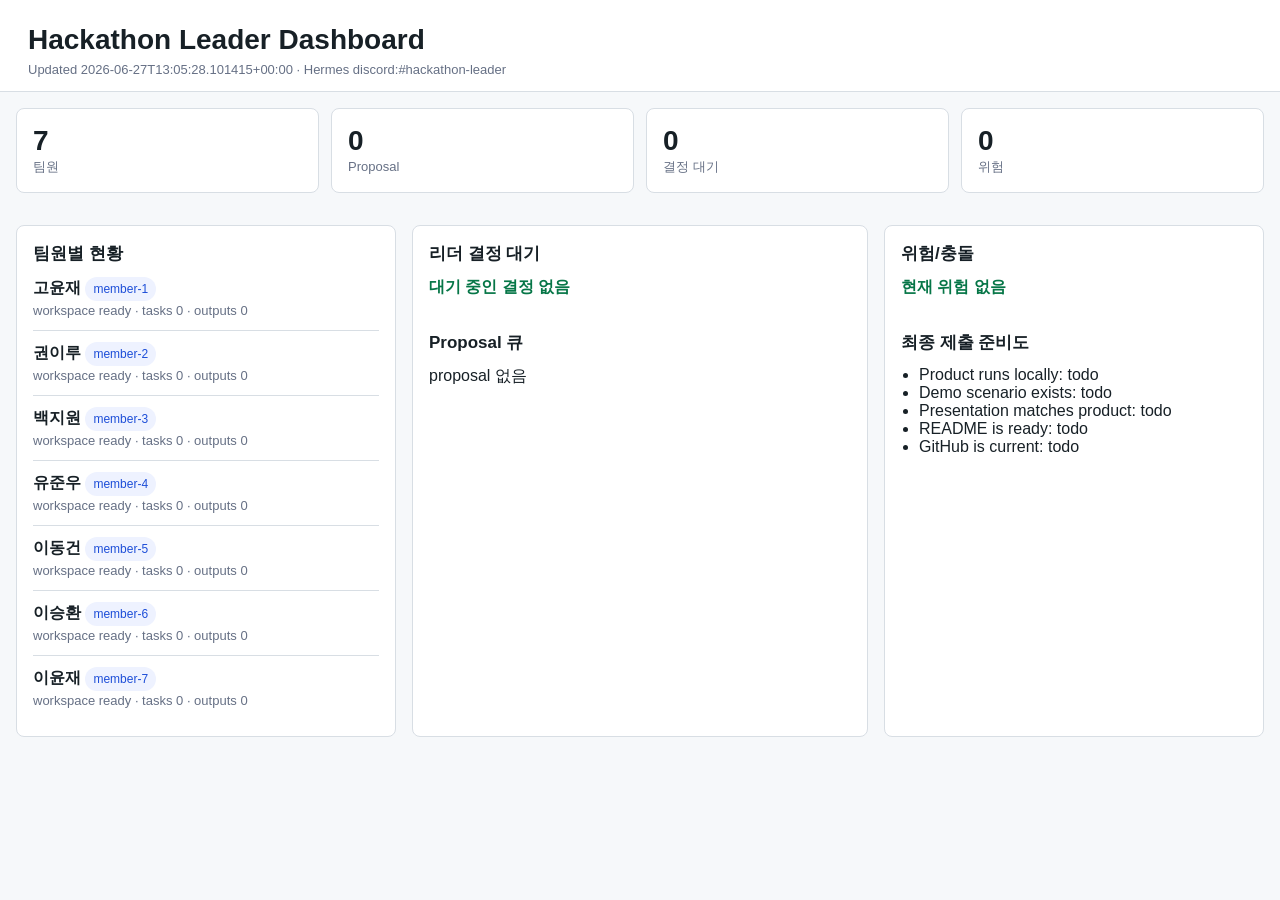
<file: dashboard/index.html>
<!doctype html>
<html lang="ko">
<head>
  <meta charset="utf-8">
  <meta name="viewport" content="width=device-width, initial-scale=1">
  <title>Hackathon Leader Dashboard</title>
  <style>
    :root { color-scheme: light; --ink:#172026; --muted:#667085; --line:#d8dee4; --bg:#f6f8fa; --card:#ffffff; --accent:#2563eb; --warn:#b45309; --bad:#b42318; --ok:#067647; }
    * { box-sizing: border-box; }
    body { margin:0; font-family:-apple-system,BlinkMacSystemFont,"Segoe UI",sans-serif; color:var(--ink); background:var(--bg); }
    header { padding:24px 28px 14px; background:#fff; border-bottom:1px solid var(--line); }
    h1 { margin:0 0 6px; font-size:28px; letter-spacing:0; }
    h2 { margin:0 0 12px; font-size:17px; }
    main { display:grid; grid-template-columns: 1fr 1.2fr 1fr; gap:16px; padding:16px; }
    section, .metric { background:var(--card); border:1px solid var(--line); border-radius:8px; padding:16px; }
    .metrics { display:grid; grid-template-columns:repeat(4,minmax(0,1fr)); gap:12px; padding:16px; }
    .metric strong { display:block; font-size:28px; }
    .muted { color:var(--muted); font-size:13px; }
    .item { border-top:1px solid var(--line); padding:11px 0; }
    .item:first-child { border-top:0; padding-top:0; }
    .badge { display:inline-flex; align-items:center; min-height:24px; padding:2px 8px; border-radius:999px; font-size:12px; background:#eef2ff; color:#1d4ed8; }
    .urgent { color:var(--bad); font-weight:700; }
    .warning { color:var(--warn); font-weight:700; }
    .ok { color:var(--ok); font-weight:700; }
    ul { margin:0; padding-left:18px; }
    @media (max-width: 980px) { main, .metrics { grid-template-columns:1fr; } }
  </style>
</head>
<body>
  <header>
    <h1>Hackathon Leader Dashboard</h1>
    <div class="muted" id="generated">Loading dashboard data...</div>
  </header>
  <div class="metrics" id="metrics"></div>
  <main>
    <section><h2>팀원별 현황</h2><div id="members"></div></section>
    <section><h2>리더 결정 대기</h2><div id="decisions"></div><h2 style="margin-top:22px">Proposal 큐</h2><div id="proposals"></div></section>
    <section><h2>위험/충돌</h2><div id="risks"></div><h2 style="margin-top:22px">최종 제출 준비도</h2><div id="submission"></div></section>
  </main>
  <script>
    const esc = (value) => String(value ?? "").replace(/[&<>"']/g, (ch) => ({'&':'&amp;','<':'&lt;','>':'&gt;','"':'&quot;',"'":'&#39;'}[ch]));
    const item = (body) => `<div class="item">${body}</div>`;
    fetch("./dashboard-data.json", {cache:"no-store"})
      .then((response) => response.json())
      .then((data) => {
        document.getElementById("generated").textContent = `Updated ${data.generated_at} · Hermes ${data.leader.hermes_target}`;
        document.getElementById("metrics").innerHTML = [
          ["팀원", data.summary.members],
          ["Proposal", data.summary.proposals],
          ["결정 대기", data.summary.pending_decisions],
          ["위험", data.summary.risks],
        ].map(([label,value]) => `<div class="metric"><strong>${esc(value)}</strong><span class="muted">${esc(label)}</span></div>`).join("");
        document.getElementById("members").innerHTML = data.members.map((m) => item(`<strong>${esc(m.name)}</strong> <span class="badge">${esc(m.id)}</span><br><span class="muted">workspace ${esc(m.workspace)} · tasks ${esc(m.request_count)} · outputs ${esc(m.output_count)}</span>`)).join("") || item("팀원 상태 없음");
        document.getElementById("decisions").innerHTML = data.pending_decisions.map((p) => item(`<strong>${esc(p.name)}</strong><br><span class="${esc(p.risk)}">${esc(p.risk)}</span> · ${esc(p.status)}<br><span class="muted">결정하면 대기함에서 사라지고 decision log로 이동</span>`)).join("") || item(`<span class="ok">대기 중인 결정 없음</span>`);
        document.getElementById("proposals").innerHTML = data.proposals.map((p) => item(`<strong>${esc(p.name)}</strong><br><span class="muted">${esc(p.status)} · accepted ${esc(p.accepted)} · ${esc(p.decision_status)}</span>`)).join("") || item("proposal 없음");
        document.getElementById("risks").innerHTML = data.risks.map((p) => item(`<strong>${esc(p.name)}</strong><br><span class="${esc(p.risk)}">${esc(p.risk)}</span>`)).join("") || item(`<span class="ok">현재 위험 없음</span>`);
        document.getElementById("submission").innerHTML = `<ul>${data.summary.submission_checks.map((c) => `<li>${esc(c.label)}: ${esc(c.status)}</li>`).join("")}</ul>`;
      })
      .catch((error) => { document.getElementById("generated").textContent = `Dashboard data failed to load: ${error}`; });
  </script>
</body>
</html>
</file>
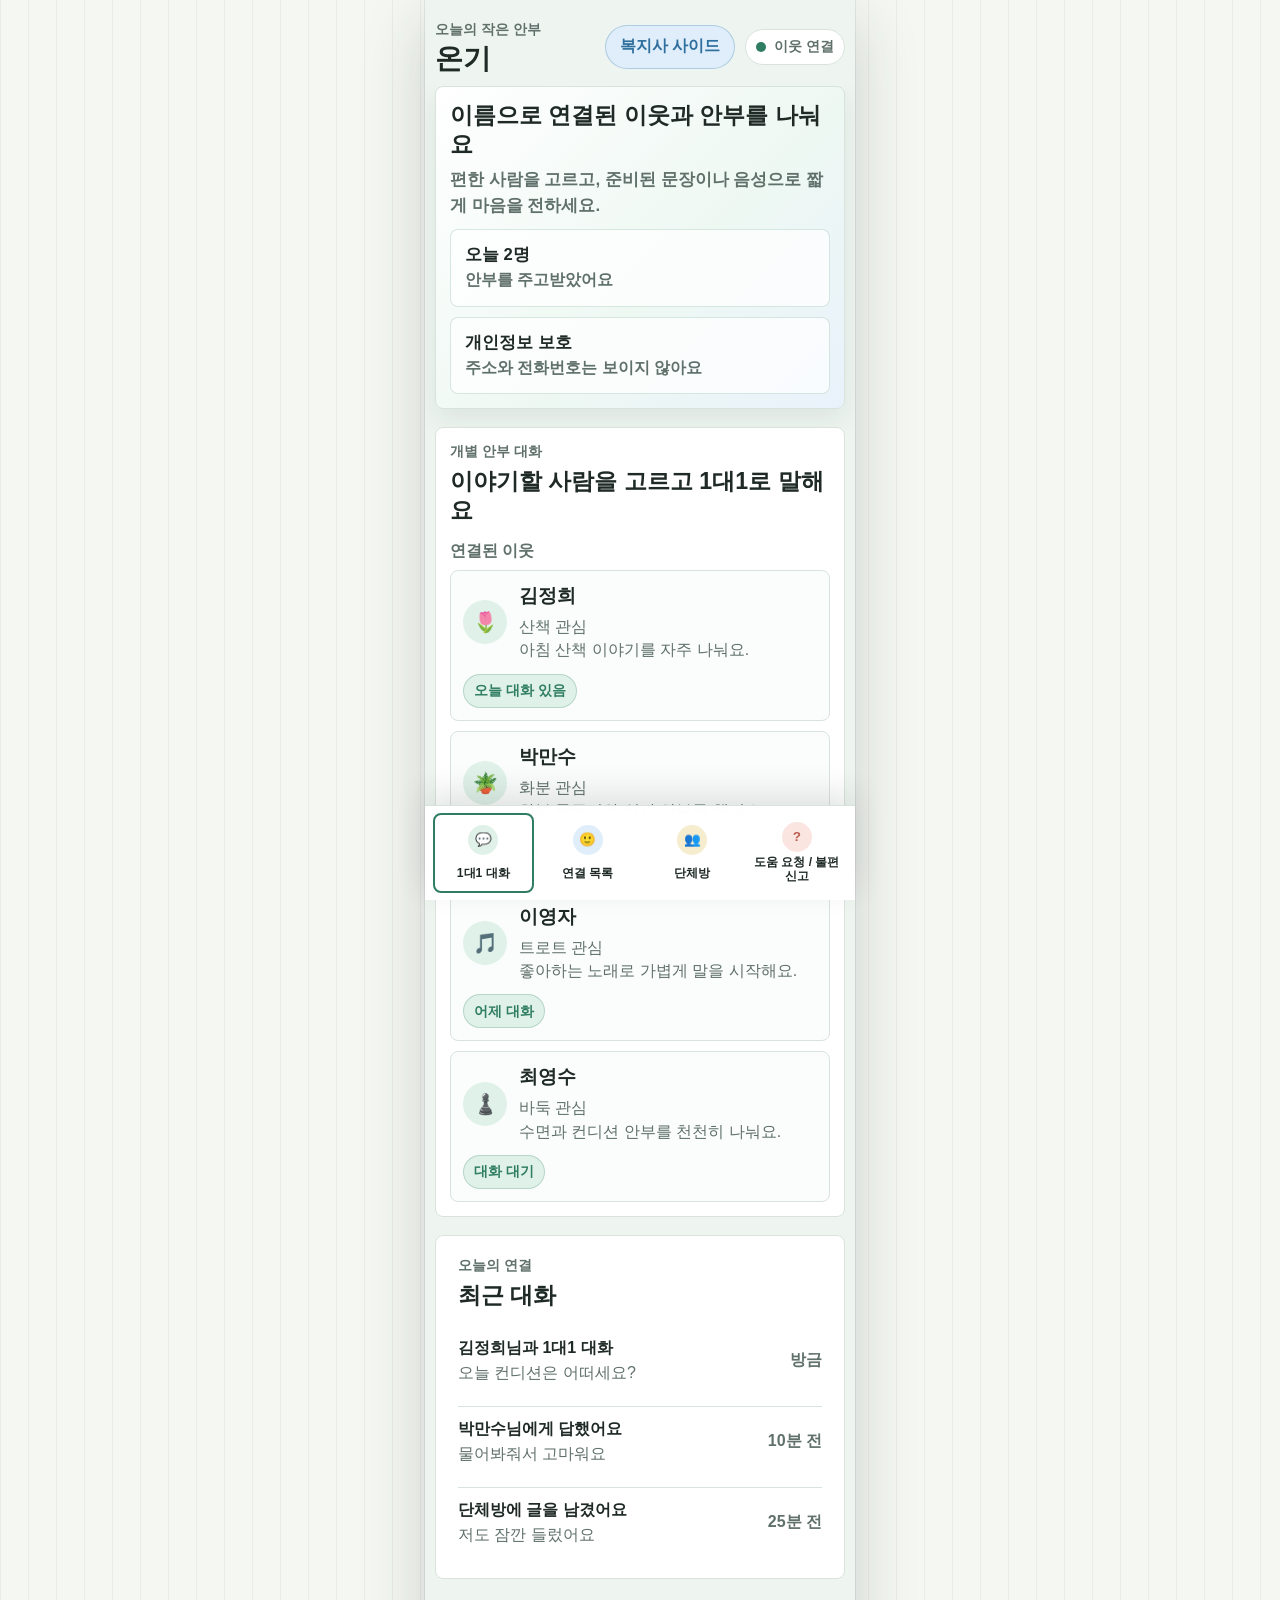
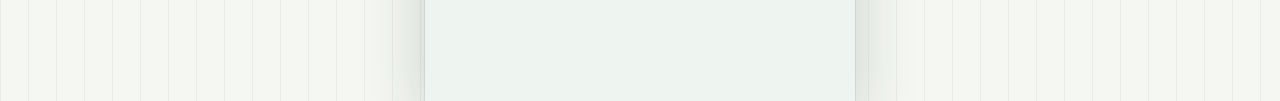
<file: team-work/member-6/src/peer-checkin-platform/index.html>
<!doctype html>
<html lang="ko">
  <head>
    <meta charset="utf-8" />
    <meta name="viewport" content="width=device-width, initial-scale=1, viewport-fit=cover" />
    <title>온기</title>
    <link rel="stylesheet" href="./styles.css" />
  </head>
  <body>
    <div class="app-shell">
      <header class="topbar">
        <div>
          <p class="eyebrow">오늘의 작은 안부</p>
          <h1>온기</h1>
        </div>
        <div class="topbar-actions">
          <a class="side-link" href="./worker-side/index.html">복지사 사이드</a>
          <div class="status-pill" aria-label="현재 연결 상태">
            <span class="status-dot"></span>
            이웃 연결
          </div>
        </div>
      </header>

      <main>
        <section class="home-band" aria-labelledby="today-title">
          <div>
            <h2 id="today-title">이름으로 연결된 이웃과 안부를 나눠요</h2>
            <p>편한 사람을 고르고, 준비된 문장이나 음성으로 짧게 마음을 전하세요.</p>
          </div>
          <div class="home-status-list" aria-label="오늘의 안부 상태">
            <div>
              <strong>오늘 2명</strong>
              <span>안부를 주고받았어요</span>
            </div>
            <div>
              <strong>개인정보 보호</strong>
              <span>주소와 전화번호는 보이지 않아요</span>
            </div>
          </div>
        </section>

        <nav class="action-grid" aria-label="첫 화면 주요 행동">
          <button class="action-button action-direct is-active" type="button" data-view="direct">
            <span class="action-icon" aria-hidden="true">💬</span>
            <span>1대1 대화</span>
          </button>
          <button class="action-button action-network" type="button" data-view="network">
            <span class="action-icon" aria-hidden="true">🙂</span>
            <span>연결 목록</span>
          </button>
          <button class="action-button action-group" type="button" data-view="group">
            <span class="action-icon" aria-hidden="true">👥</span>
            <span>단체방</span>
          </button>
          <button class="action-button action-help" type="button" data-view="help">
            <span class="action-icon" aria-hidden="true">?</span>
            <span>도움 요청 / 불편 신고</span>
          </button>
        </nav>

        <section class="workspace" aria-live="polite">
          <div class="panel view-panel is-visible" id="view-direct">
            <div class="panel-heading">
              <p class="eyebrow">개별 안부 대화</p>
              <h2>이야기할 사람을 고르고 1대1로 말해요</h2>
            </div>
            <div class="private-flow">
              <div class="direct-list-screen" id="direct-list-screen">
                <div class="section-label">연결된 이웃</div>
                <div class="contact-list" id="contact-list"></div>
              </div>

              <div class="direct-chat-screen is-hidden" id="direct-chat-screen">
                <button class="back-button" id="private-chat-back" type="button">목록으로</button>
                <div class="private-chat" aria-labelledby="private-chat-title">
                  <div class="private-chat-header">
                    <span class="avatar avatar-large" id="private-chat-avatar" aria-hidden="true">🌷</span>
                    <div>
                      <p class="eyebrow">선택한 상대</p>
                      <h3 id="private-chat-title">김정희</h3>
                      <p id="private-chat-meta">1대1 안부 대화</p>
                    </div>
                    <span class="id-badge" id="private-chat-status">오늘 대화 있음</span>
                  </div>
                  <div class="privacy-note" id="private-privacy-note">
                    실명, 정확한 주소, 전화번호는 서로 보이지 않아요.
                  </div>
                  <div class="chat-window" id="private-chat-window" role="log" aria-live="polite"></div>
                  <div class="ai-reply-panel" aria-labelledby="ai-reply-title">
                    <div class="ai-reply-header">
                      <h4 id="ai-reply-title">답변 도움</h4>
                    </div>
                    <div class="ai-reply-list" id="ai-reply-list" aria-label="답변 후보"></div>
                  </div>
                  <div class="chat-quick-actions" id="private-quick-actions" aria-label="1대1 대화 빠른 말"></div>
                  <label class="chat-input-label" for="private-chat-input">직접 짧게 말하기</label>
                  <div class="chat-compose">
                    <input id="private-chat-input" type="text" maxlength="40" placeholder="예: 오늘 컨디션은 어떠세요?" />
                    <button class="voice-button" id="voice-button" type="button" aria-pressed="false">음성 입력</button>
                    <button class="chat-send" id="private-chat-send" type="button">보내기</button>
                  </div>
                  <p class="voice-status" id="voice-status" role="status">마이크를 누르면 말한 내용이 입력칸에 들어와요.</p>
                  <div class="mic-settings" aria-labelledby="mic-settings-title">
                    <div class="mic-settings-header">
                      <div>
                        <p class="eyebrow">마이크 권한 / 기기 연결</p>
                        <h4 id="mic-settings-title">말하기 전에 마이크를 확인해요</h4>
                      </div>
                      <button class="mic-check" id="mic-check" type="button">마이크 연결 확인</button>
                    </div>
                    <label class="mic-select-label" for="mic-select">사용할 마이크</label>
                    <select id="mic-select" disabled>
                      <option value="">연결 확인 후 선택할 수 있어요</option>
                    </select>
                    <p class="mic-device-status" id="mic-device-status" role="status">마이크 권한을 아직 확인하지 않았어요.</p>
                  </div>
                </div>
              </div>
            </div>
          </div>

          <div class="panel view-panel" id="view-network">
            <div class="panel-heading">
              <p class="eyebrow">우리 연결 목록</p>
              <h2>이름과 관심사만 간단히 보여요</h2>
            </div>
            <div class="network-list" id="network-list"></div>
            <div class="safety-line">이름, 정확한 주소, 전화번호, 자세한 건강 정보는 공개하지 않아요.</div>
          </div>

          <div class="panel view-panel" id="view-group">
            <div class="panel-heading">
              <p class="eyebrow">단체 대화방</p>
              <h2>모임 전체에는 이름만 보이는 대화방</h2>
            </div>
            <div class="group-chat" aria-labelledby="group-chat-title">
              <div class="panel-heading chat-heading">
                <div>
                  <p class="eyebrow">이웃 모임</p>
                  <h3 id="group-chat-title">우리 모임 단체방</h3>
                </div>
                <span class="id-badge">이름만 표시</span>
              </div>
              <div class="chat-window" id="group-chat-window" role="log" aria-live="polite"></div>
              <div class="ai-reply-panel" aria-labelledby="group-reply-title">
                <div class="ai-reply-header">
                  <h4 id="group-reply-title">답변 도움</h4>
                </div>
                <div class="ai-reply-list" id="group-reply-list" aria-label="단체방 답변 후보"></div>
              </div>
              <div class="chat-quick-actions" id="group-quick-actions" aria-label="단체 대화 빠른 말"></div>
              <label class="chat-input-label" for="group-chat-input">단체방에 짧게 말하기</label>
              <div class="group-compose">
                <input id="group-chat-input" type="text" maxlength="40" placeholder="예: 모두 좋은 하루 보내세요" />
                <button class="voice-button" id="group-voice-button" type="button" aria-pressed="false">음성 입력</button>
                <button class="chat-send" id="group-chat-send" type="button">보내기</button>
              </div>
              <p class="voice-status" id="group-voice-status" role="status">마이크를 누르면 말한 내용이 단체방 입력칸에 들어와요.</p>
            </div>
            <div class="safety-line">단체방에서도 실명과 자세한 신상은 공개하지 않아요.</div>
          </div>

          <div class="panel view-panel" id="view-help">
            <div class="panel-heading">
              <p class="eyebrow">도움 요청 / 불편 신고</p>
              <h2>불편하면 바로 멈출 수 있어요</h2>
            </div>
            <div class="choice-list" id="help-list"></div>
            <div class="result-box" id="help-result">필요한 항목을 하나 골라주세요.</div>
          </div>
        </section>

        <section class="activity-band" aria-labelledby="activity-title">
          <div class="panel-heading">
            <p class="eyebrow">오늘의 연결</p>
            <h2 id="activity-title">최근 대화</h2>
          </div>
          <ul class="activity-list" id="activity-list"></ul>
        </section>
      </main>
    </div>

    <script src="./app.js"></script>
  </body>
</html>
</file>
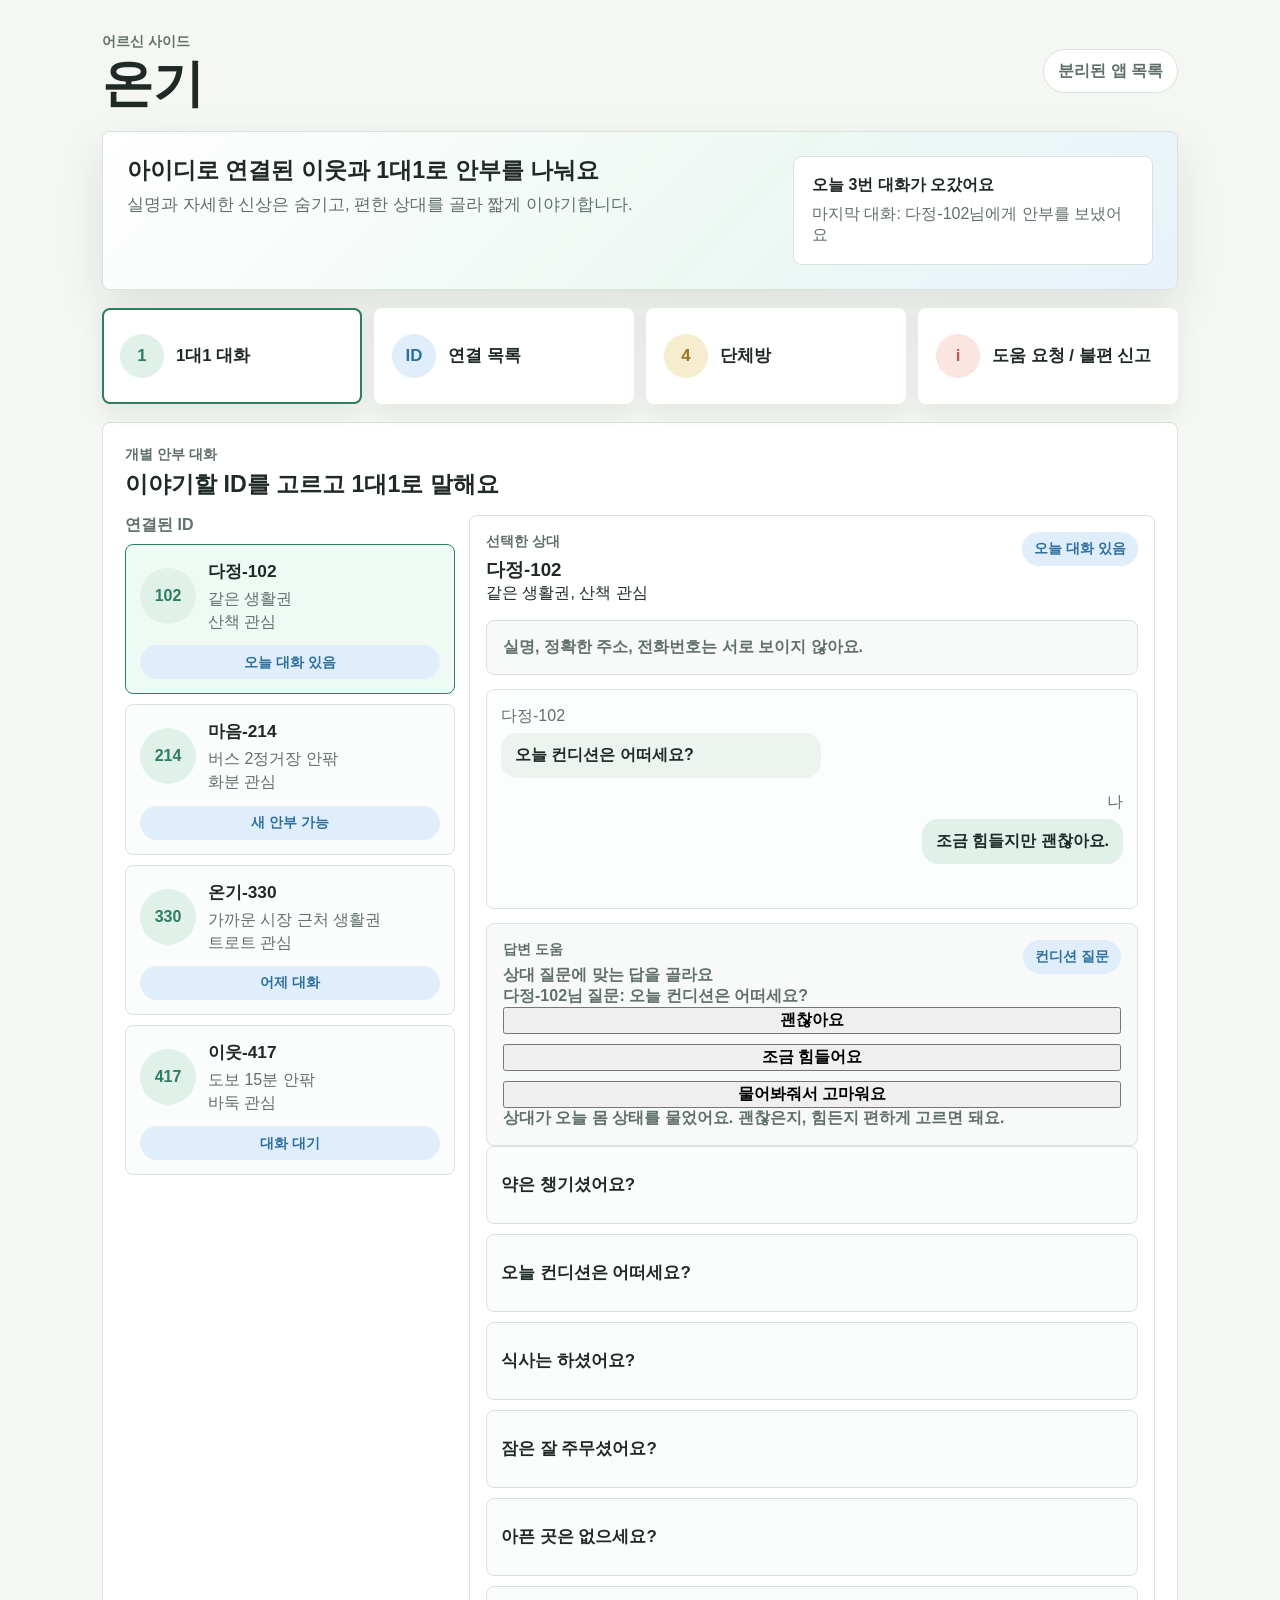
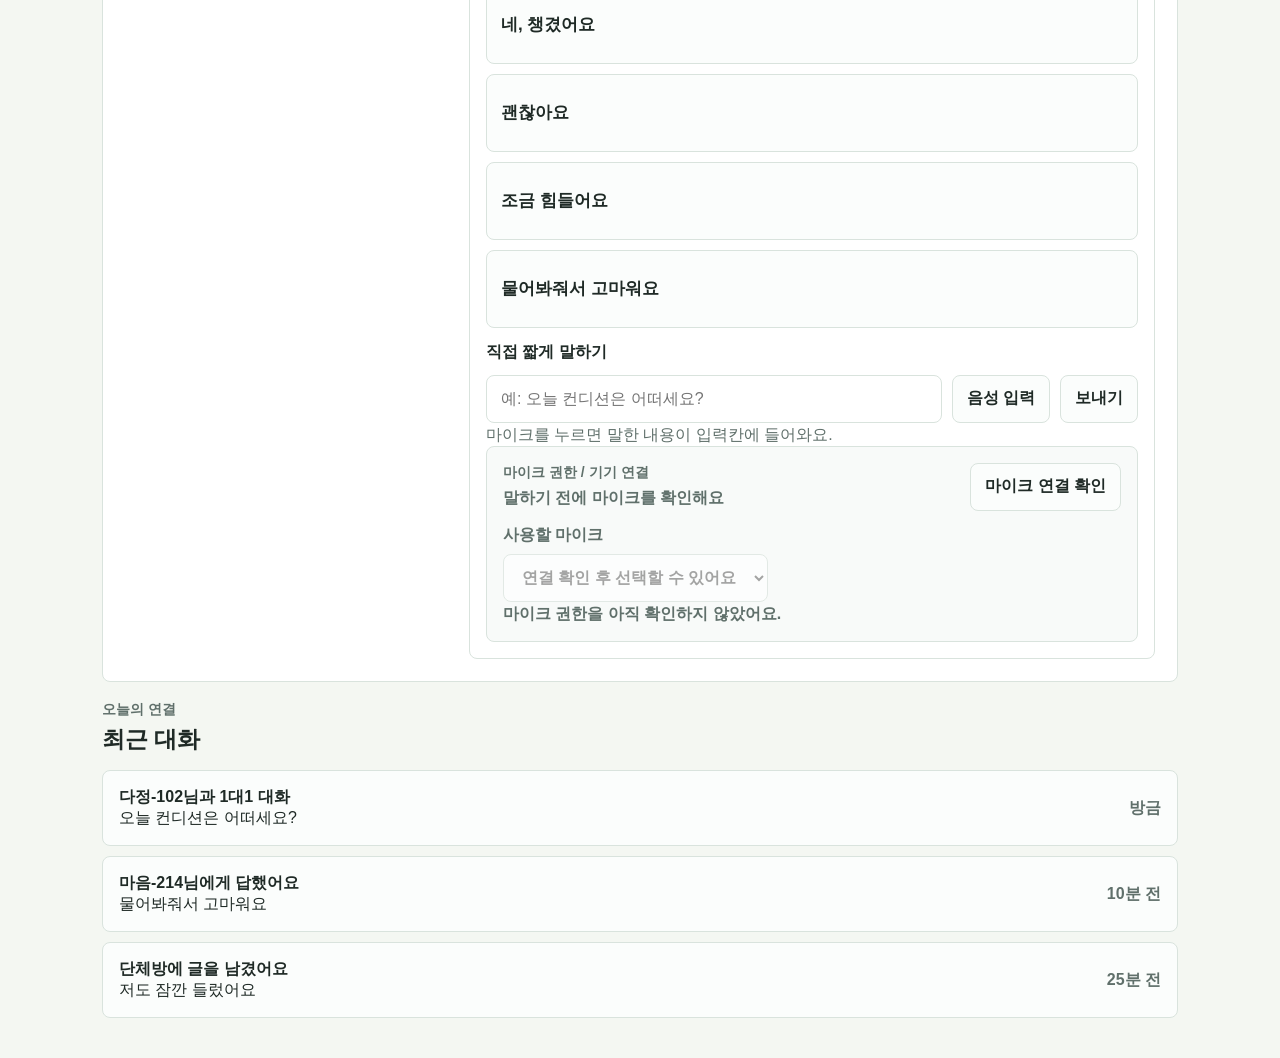
<file: team-work/member-6/src/peer-checkin-platform/elder-side/index.html>
<!doctype html>
<html lang="ko">
  <head>
    <meta charset="utf-8" />
    <meta name="viewport" content="width=device-width, initial-scale=1" />
    <title>온기 - 어르신 사이드</title>
    <link rel="stylesheet" href="./styles.css" />
  </head>
  <body>
    <div class="app-shell">
      <header class="topbar">
        <div>
          <p class="eyebrow">어르신 사이드</p>
          <h1>온기</h1>
        </div>
        <a class="back-link" href="../index.html">분리된 앱 목록</a>
      </header>

      <main>
        <section class="home-band" aria-labelledby="today-title">
          <div>
            <h2 id="today-title">아이디로 연결된 이웃과 1대1로 안부를 나눠요</h2>
            <p>실명과 자세한 신상은 숨기고, 편한 상대를 골라 짧게 이야기합니다.</p>
          </div>
          <div class="today-summary" aria-live="polite">
            <strong id="summary-count">오늘 3번 대화가 오갔어요</strong>
            <span id="summary-last">마지막 대화: 다정-102님에게 안부를 보냈어요</span>
          </div>
        </section>

        <nav class="action-grid" aria-label="첫 화면 주요 행동">
          <button class="action-button action-direct is-active" type="button" data-view="direct">
            <span class="action-icon" aria-hidden="true">1</span>
            <span>1대1 대화</span>
          </button>
          <button class="action-button action-network" type="button" data-view="network">
            <span class="action-icon" aria-hidden="true">ID</span>
            <span>연결 목록</span>
          </button>
          <button class="action-button action-group" type="button" data-view="group">
            <span class="action-icon" aria-hidden="true">4</span>
            <span>단체방</span>
          </button>
          <button class="action-button action-help" type="button" data-view="help">
            <span class="action-icon" aria-hidden="true">i</span>
            <span>도움 요청 / 불편 신고</span>
          </button>
        </nav>

        <section class="workspace" aria-live="polite">
          <div class="panel view-panel is-visible" id="view-direct">
            <div class="panel-heading">
              <p class="eyebrow">개별 안부 대화</p>
              <h2>이야기할 ID를 고르고 1대1로 말해요</h2>
            </div>
            <div class="private-layout">
              <div>
                <div class="section-label">연결된 ID</div>
                <div class="contact-list" id="contact-list"></div>
              </div>

              <div class="private-chat" aria-labelledby="private-chat-title">
                <div class="private-chat-header">
                  <div>
                    <p class="eyebrow">선택한 상대</p>
                    <h3 id="private-chat-title">다정-102</h3>
                    <p id="private-chat-meta">같은 생활권, 산책 관심</p>
                  </div>
                  <span class="id-badge" id="private-chat-status">오늘 대화 있음</span>
                </div>
                <div class="privacy-note" id="private-privacy-note">
                  실명, 정확한 주소, 전화번호는 서로 보이지 않아요.
                </div>
                <div class="chat-window" id="private-chat-window" role="log" aria-live="polite"></div>
                <div class="ai-reply-panel" aria-labelledby="ai-reply-title">
                  <div class="ai-reply-header">
                    <div>
                      <p class="eyebrow">답변 도움</p>
                      <h4 id="ai-reply-title">상대 질문에 맞는 답을 골라요</h4>
                    </div>
                    <span class="id-badge" id="ai-reply-type">답변 고르기</span>
                  </div>
                  <p class="ai-question" id="ai-detected-question">상대가 물어본 질문을 확인하고 있어요.</p>
                  <div class="ai-reply-list" id="ai-reply-list" aria-label="답변 후보"></div>
                  <p class="ai-reply-note" id="ai-reply-note">고른 답은 입력칸에 먼저 들어가요. 확인하고 보내기를 눌러주세요.</p>
                </div>
                <div class="chat-quick-actions" id="private-quick-actions" aria-label="1대1 대화 빠른 말"></div>
                <label class="chat-input-label" for="private-chat-input">직접 짧게 말하기</label>
                <div class="chat-compose">
                  <input id="private-chat-input" type="text" maxlength="40" placeholder="예: 오늘 컨디션은 어떠세요?" />
                  <button class="voice-button" id="voice-button" type="button" aria-pressed="false">음성 입력</button>
                  <button class="chat-send" id="private-chat-send" type="button">보내기</button>
                </div>
                <p class="voice-status" id="voice-status" role="status">마이크를 누르면 말한 내용이 입력칸에 들어와요.</p>
                <div class="mic-settings" aria-labelledby="mic-settings-title">
                  <div class="mic-settings-header">
                    <div>
                      <p class="eyebrow">마이크 권한 / 기기 연결</p>
                      <h4 id="mic-settings-title">말하기 전에 마이크를 확인해요</h4>
                    </div>
                    <button class="mic-check" id="mic-check" type="button">마이크 연결 확인</button>
                  </div>
                  <label class="mic-select-label" for="mic-select">사용할 마이크</label>
                  <select id="mic-select" disabled>
                    <option value="">연결 확인 후 선택할 수 있어요</option>
                  </select>
                  <p class="mic-device-status" id="mic-device-status" role="status">마이크 권한을 아직 확인하지 않았어요.</p>
                </div>
              </div>
            </div>
          </div>

          <div class="panel view-panel" id="view-network">
            <div class="panel-heading">
              <p class="eyebrow">우리 연결 목록</p>
              <h2>신상 대신 아이디와 넓은 생활권만 보여요</h2>
            </div>
            <div class="network-list" id="network-list"></div>
            <div class="safety-line">이름, 정확한 주소, 전화번호, 자세한 건강 정보는 공개하지 않아요.</div>
          </div>

          <div class="panel view-panel" id="view-group">
            <div class="panel-heading">
              <p class="eyebrow">단체 대화방</p>
              <h2>모임 전체에는 아이디만 보이는 대화방</h2>
            </div>
            <div class="group-chat" aria-labelledby="group-chat-title">
              <div class="panel-heading chat-heading">
                <div>
                  <p class="eyebrow">4명 모임</p>
                  <h3 id="group-chat-title">우리 모임 단체방</h3>
                </div>
                <span class="id-badge">ID만 표시</span>
              </div>
              <div class="chat-window" id="group-chat-window" role="log" aria-live="polite"></div>
              <div class="chat-quick-actions" id="group-quick-actions" aria-label="단체 대화 빠른 말"></div>
              <label class="chat-input-label" for="group-chat-input">단체방에 짧게 말하기</label>
              <div class="group-compose">
                <input id="group-chat-input" type="text" maxlength="40" placeholder="예: 모두 좋은 하루 보내세요" />
                <button class="chat-send" id="group-chat-send" type="button">보내기</button>
              </div>
            </div>
            <div class="safety-line">단체방에서도 실명과 자세한 신상은 공개하지 않아요.</div>
          </div>

          <div class="panel view-panel" id="view-help">
            <div class="panel-heading">
              <p class="eyebrow">도움 요청 / 불편 신고</p>
              <h2>불편하면 바로 멈출 수 있어요</h2>
            </div>
            <div class="choice-list" id="help-list"></div>
            <div class="result-box" id="help-result">필요한 항목을 하나 골라주세요.</div>
          </div>
        </section>

        <section class="activity-band" aria-labelledby="activity-title">
          <div class="panel-heading">
            <p class="eyebrow">오늘의 연결</p>
            <h2 id="activity-title">최근 대화</h2>
          </div>
          <ul class="activity-list" id="activity-list"></ul>
        </section>
      </main>
    </div>

    <script type="module" src="./app.js"></script>
  </body>
</html>
</file>
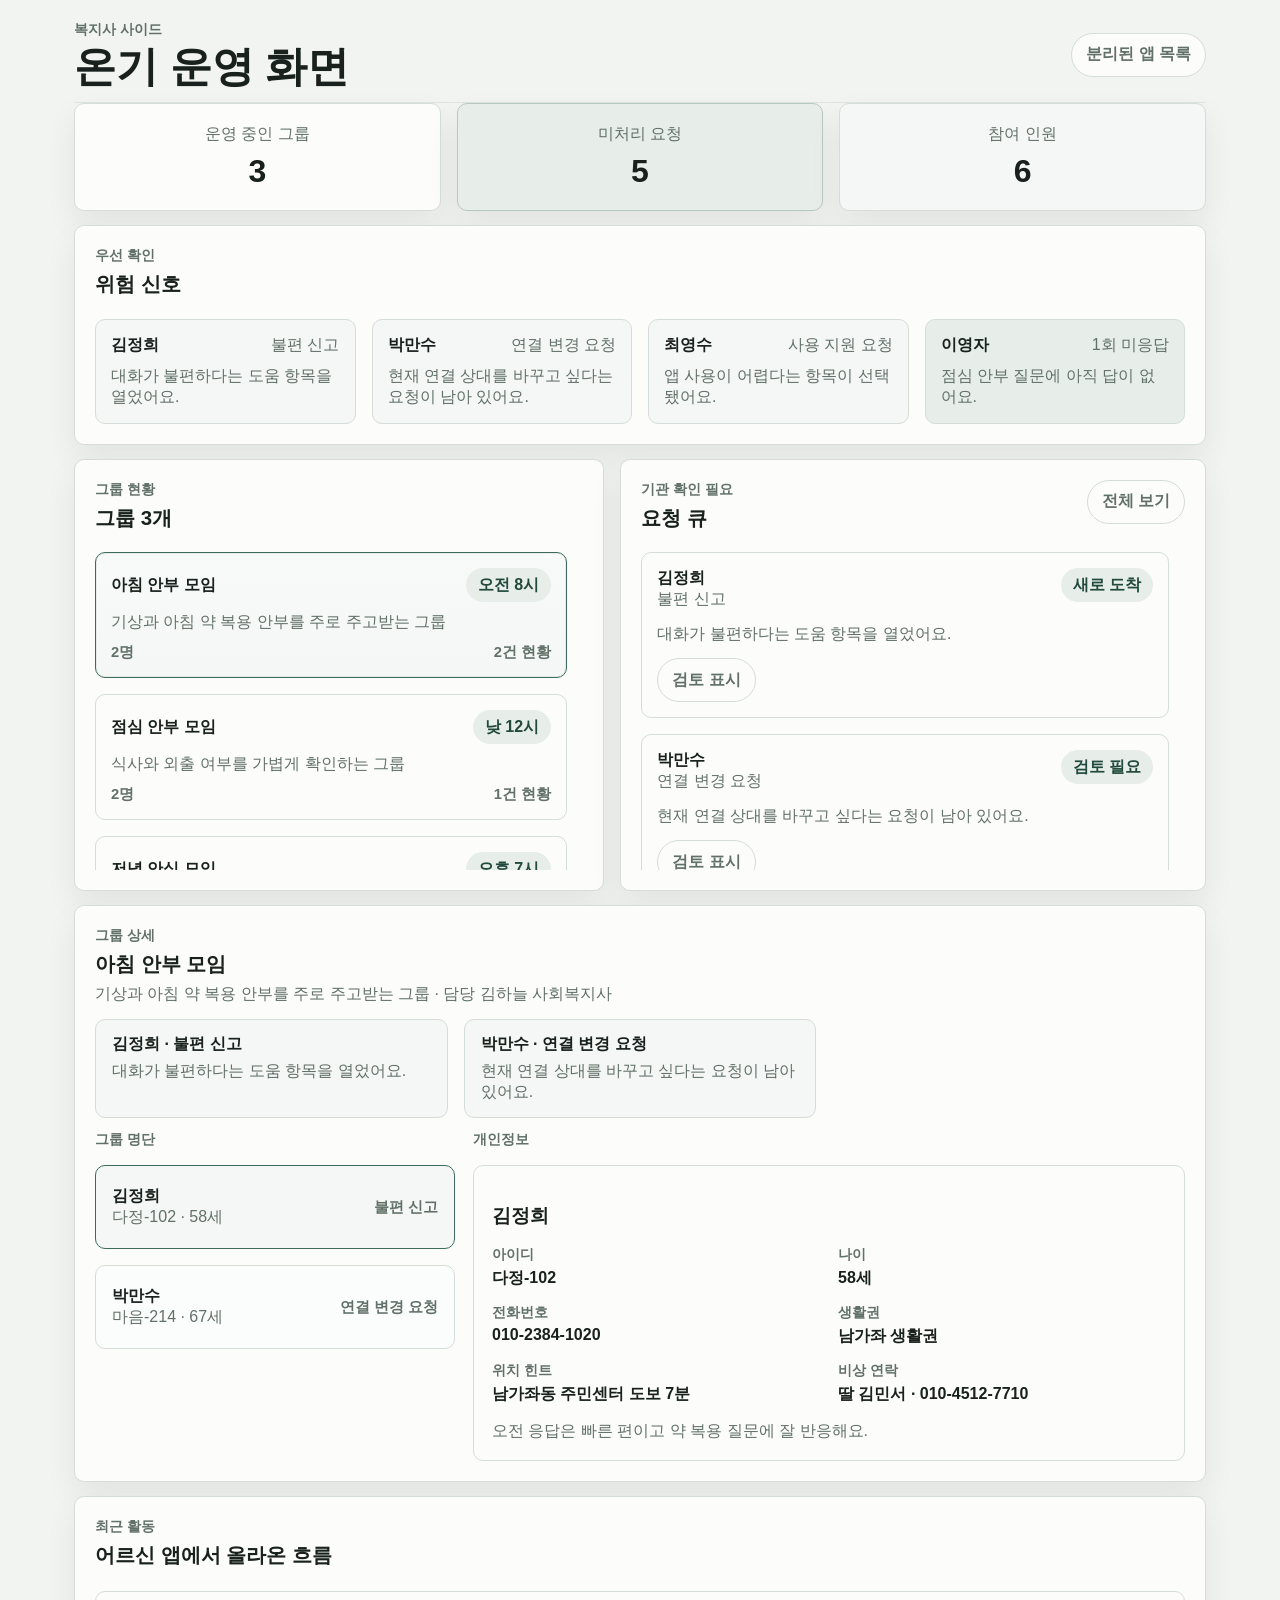
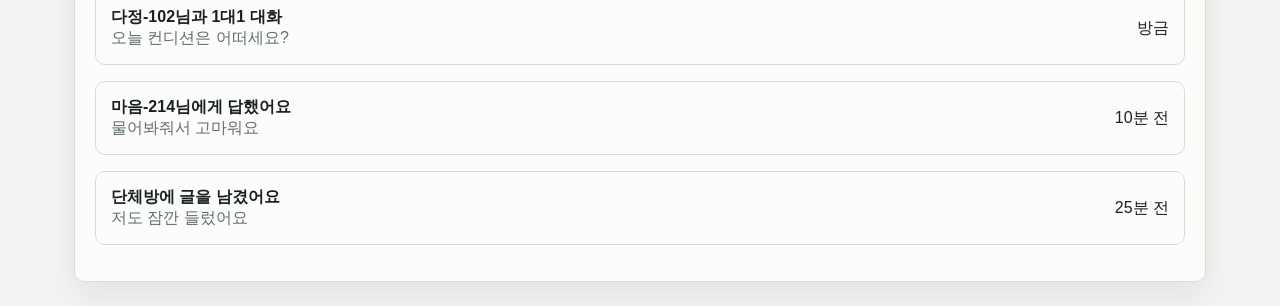
<file: team-work/member-6/src/peer-checkin-platform/worker-side/index.html>
<!doctype html>
<html lang="ko">
  <head>
    <meta charset="utf-8" />
    <meta name="viewport" content="width=device-width, initial-scale=1" />
    <title>온기 - 복지사 사이드</title>
    <link rel="stylesheet" href="./styles.css" />
  </head>
  <body>
    <div class="app-shell">
      <header class="topbar">
        <div>
          <p class="eyebrow">복지사 사이드</p>
          <h1>온기 운영 화면</h1>
        </div>
        <a class="back-link" href="../index.html">분리된 앱 목록</a>
      </header>

      <main class="dashboard">
        <section class="metrics" aria-label="운영 지표">
          <article class="metric-card">
            <span>운영 중인 그룹</span>
            <strong id="metric-conversations">0</strong>
          </article>
          <article class="metric-card warn">
            <span>미처리 요청</span>
            <strong id="metric-support">0</strong>
          </article>
          <article class="metric-card calm">
            <span>참여 인원</span>
            <strong id="metric-members">0</strong>
          </article>
        </section>

        <section class="panel signal-panel">
          <div class="panel-heading">
            <div>
              <p class="eyebrow">우선 확인</p>
              <h2>위험 신호</h2>
            </div>
          </div>
          <div class="signal-list" id="signal-list"></div>
        </section>

        <section class="grid">
          <section class="panel grid-panel">
            <div class="panel-heading">
              <div>
                <p class="eyebrow">그룹 현황</p>
                <h2>그룹 3개</h2>
              </div>
            </div>
            <div class="group-list" id="group-list"></div>
          </section>

          <section class="panel grid-panel">
            <div class="panel-heading">
              <div>
                <p class="eyebrow">기관 확인 필요</p>
                <h2>요청 큐</h2>
              </div>
              <button class="filter-button" id="queue-filter" type="button">전체 보기</button>
            </div>
            <div class="queue-list" id="queue-list"></div>
          </section>
        </section>

        <section class="panel">
          <div class="panel-heading">
            <div>
              <p class="eyebrow">그룹 상세</p>
              <h2 id="detail-group-name">아침 안부 모임</h2>
              <p id="detail-group-summary">그룹을 누르면 구성원 정보와 현재 현황이 여기에서 열립니다.</p>
            </div>
          </div>
          <div class="group-status-board" id="group-status-board"></div>
          <div class="detail-layout">
            <section class="detail-column">
              <p class="eyebrow">그룹 명단</p>
              <div class="detail-members" id="detail-members"></div>
            </section>
            <section class="detail-column">
              <p class="eyebrow">개인정보</p>
              <article class="person-detail-card" id="person-detail-card">
                <h3 id="person-name">김정희</h3>
                <dl class="person-detail-list">
                  <div>
                    <dt>아이디</dt>
                    <dd id="person-id">다정-102</dd>
                  </div>
                  <div>
                    <dt>나이</dt>
                    <dd id="person-age">58세</dd>
                  </div>
                  <div>
                    <dt>전화번호</dt>
                    <dd id="person-phone">010-2384-1020</dd>
                  </div>
                  <div>
                    <dt>생활권</dt>
                    <dd id="person-area">남가좌 생활권</dd>
                  </div>
                  <div>
                    <dt>위치 힌트</dt>
                    <dd id="person-address">남가좌동 주민센터 도보 7분</dd>
                  </div>
                  <div>
                    <dt>비상 연락</dt>
                    <dd id="person-guardian">딸 김민서 · 010-4512-7710</dd>
                  </div>
                </dl>
                <p class="person-note" id="person-note">선택한 사람의 현재 관찰 메모가 여기에 보입니다.</p>
              </article>
            </section>
          </div>
        </section>

        <section class="panel">
          <div class="panel-heading">
            <div>
              <p class="eyebrow">최근 활동</p>
              <h2>어르신 앱에서 올라온 흐름</h2>
            </div>
          </div>
          <ul class="activity-list" id="activity-list"></ul>
        </section>
      </main>
    </div>

    <script type="module" src="./app.js"></script>
  </body>
</html>
</file>
<file: team-work/member-6/src/peer-checkin-platform/styles.css>
:root {
  color-scheme: light;
  --bg: #f4f7f2;
  --surface: #ffffff;
  --text: #1f2a26;
  --muted: #60706b;
  --line: #d9e3dd;
  --green: #2f7d62;
  --mint: #dff1e9;
  --blue: #2e6f9e;
  --blue-soft: #dfeefa;
  --coral: #b85d4f;
  --coral-soft: #fae5e0;
  --yellow: #9a741f;
  --yellow-soft: #f6edcf;
  --shadow: 0 18px 45px rgba(31, 42, 38, 0.1);
  --bottom-nav-height: 86px;
}

* {
  box-sizing: border-box;
}

html {
  width: 100%;
  overflow-x: hidden;
  -webkit-text-size-adjust: 100%;
}

body {
  margin: 0;
  width: 100%;
  min-height: 100vh;
  overflow-x: hidden;
  background:
    linear-gradient(90deg, rgba(31, 42, 38, 0.05) 0 1px, transparent 1px 100%),
    var(--bg);
  background-size: 28px 28px;
  color: var(--text);
  font-family: Arial, "Apple SD Gothic Neo", "Malgun Gothic", sans-serif;
}

button {
  max-width: 100%;
  font: inherit;
  touch-action: manipulation;
  -webkit-tap-highlight-color: transparent;
}

input,
select {
  max-width: 100%;
  font-size: 16px;
}

h1,
h2,
h3,
h4,
p,
span,
button,
input,
select {
  overflow-wrap: anywhere;
}

.app-shell {
  width: min(430px, 100%);
  min-height: 100vh;
  margin: 0 auto;
  padding: 10px 10px calc(var(--bottom-nav-height) + 18px);
  overflow-x: hidden;
  background: #eef5f1;
  box-shadow: 0 0 0 1px rgba(31, 42, 38, 0.08), 0 22px 60px rgba(31, 42, 38, 0.18);
}

main {
  min-width: 0;
}

.topbar {
  position: sticky;
  top: 0;
  z-index: 20;
  display: flex;
  align-items: center;
  justify-content: space-between;
  gap: 16px;
  padding: 10px 0 12px;
  background: rgba(238, 245, 241, 0.94);
  backdrop-filter: blur(12px);
}

.topbar-actions {
  display: flex;
  align-items: center;
  gap: 10px;
  flex-wrap: wrap;
  justify-content: flex-end;
}

.eyebrow {
  margin: 0 0 6px;
  color: var(--muted);
  font-size: 0.88rem;
  font-weight: 700;
}

h1,
h2,
p {
  margin-top: 0;
}

h1 {
  margin-bottom: 0;
  font-size: 1.72rem;
  line-height: 1.05;
  letter-spacing: 0;
}

h2 {
  margin-bottom: 8px;
  font-size: 1.45rem;
  line-height: 1.25;
  letter-spacing: 0;
}

.status-pill {
  display: inline-flex;
  align-items: center;
  gap: 8px;
  min-height: 36px;
  padding: 0 10px;
  border: 1px solid var(--line);
  border-radius: 999px;
  background: var(--surface);
  color: var(--muted);
  font-size: 0.86rem;
  font-weight: 700;
  white-space: nowrap;
}

.side-link {
  display: inline-flex;
  align-items: center;
  min-height: 44px;
  padding: 0 14px;
  border: 1px solid rgba(46, 111, 158, 0.28);
  border-radius: 999px;
  background: var(--blue-soft);
  color: var(--blue);
  font-weight: 800;
  text-decoration: none;
  white-space: nowrap;
}

.side-link:hover {
  border-color: var(--blue);
  background: #d4e8f8;
}

.status-dot {
  width: 10px;
  height: 10px;
  border-radius: 50%;
  background: var(--green);
}

.home-band,
.activity-band,
.workspace {
  margin-bottom: 18px;
}

.home-band {
  display: grid;
  grid-template-columns: 1fr;
  align-items: stretch;
  gap: 10px;
  padding: 14px;
  border: 1px solid var(--line);
  border-radius: 8px;
  background: linear-gradient(135deg, #ffffff 0%, #eef8f3 58%, #e9f2fb 100%);
  box-shadow: 0 10px 26px rgba(31, 42, 38, 0.08);
}

.home-band p {
  margin-bottom: 0;
  color: var(--muted);
  font-size: 1.06rem;
  line-height: 1.55;
  font-weight: 700;
}

.home-status-list {
  display: grid;
  gap: 10px;
}

.home-status-list div {
  display: grid;
  gap: 3px;
  padding: 14px;
  border: 1px solid rgba(47, 125, 98, 0.18);
  border-radius: 8px;
  background: rgba(255, 255, 255, 0.72);
}

.home-status-list strong {
  font-size: 1.04rem;
}

.home-status-list span {
  color: var(--muted);
  font-weight: 800;
  line-height: 1.4;
}

.action-grid {
  position: fixed;
  right: 0;
  bottom: 0;
  left: 0;
  z-index: 40;
  display: grid;
  grid-template-columns: repeat(4, minmax(0, 1fr));
  gap: 4px;
  width: min(430px, 100%);
  min-height: var(--bottom-nav-height);
  margin: 0 auto;
  padding: 7px 8px calc(7px + env(safe-area-inset-bottom));
  border-top: 1px solid var(--line);
  background: rgba(255, 255, 255, 0.96);
  box-shadow: 0 -12px 28px rgba(31, 42, 38, 0.12);
  backdrop-filter: blur(14px);
}

.action-button {
  display: grid;
  grid-template-columns: 1fr;
  justify-items: center;
  align-items: center;
  min-height: 62px;
  gap: 3px;
  padding: 7px 3px;
  border: 2px solid transparent;
  border-radius: 8px;
  background: var(--surface);
  color: var(--text);
  box-shadow: none;
  cursor: pointer;
  text-align: center;
  font-size: 0.76rem;
  line-height: 1.2;
  font-weight: 800;
}

.action-button:focus-visible,
.side-link:focus-visible,
.choice-button:focus-visible,
.contact-card:focus-visible,
.network-action:focus-visible,
.ai-reply-button:focus-visible,
.chat-send:focus-visible,
.voice-button:focus-visible,
.mic-check:focus-visible,
.back-button:focus-visible {
  outline: 4px solid rgba(46, 111, 158, 0.25);
  outline-offset: 3px;
}

.action-button.is-active {
  border-color: var(--green);
}

.action-icon {
  display: inline-grid;
  place-items: center;
  width: 30px;
  height: 30px;
  border-radius: 50%;
  font-size: 0.84rem;
  font-weight: 900;
}

.action-ask .action-icon,
.action-direct .action-icon {
  background: var(--mint);
  color: var(--green);
}

.action-answer .action-icon,
.action-network .action-icon {
  background: var(--blue-soft);
  color: var(--blue);
}

.action-group .action-icon {
  background: var(--yellow-soft);
  color: var(--yellow);
}

.action-help .action-icon {
  background: var(--coral-soft);
  color: var(--coral);
}

.workspace {
  min-height: 390px;
}

.panel {
  border: 1px solid var(--line);
  border-radius: 8px;
  background: var(--surface);
}

.view-panel {
  display: none;
  padding: 14px;
}

.view-panel.is-visible {
  display: block;
}

.panel-heading {
  margin-bottom: 16px;
}

.choice-list {
  display: grid;
  grid-template-columns: 1fr;
  gap: 12px;
}

.choice-button {
  min-height: 78px;
  padding: 14px 16px;
  border: 1px solid var(--line);
  border-radius: 8px;
  background: #fbfdfc;
  color: var(--text);
  cursor: pointer;
  text-align: left;
  font-size: 1.06rem;
  font-weight: 800;
}

.choice-button:hover {
  border-color: var(--green);
  background: #f0faf5;
}

.result-box {
  margin-top: 16px;
  min-height: 64px;
  padding: 16px;
  border: 1px solid var(--line);
  border-radius: 8px;
  background: #f8faf9;
  color: var(--muted);
  font-weight: 700;
}

.section-label {
  margin-bottom: 8px;
  color: var(--muted);
  font-weight: 900;
}

.private-layout,
.private-flow {
  display: grid;
  grid-template-columns: 1fr;
  gap: 14px;
  align-items: start;
}

.direct-list-screen.is-hidden,
.direct-chat-screen.is-hidden {
  display: none;
}

.back-button {
  min-height: 48px;
  margin-bottom: 12px;
  padding: 0 14px;
  border: 1px solid rgba(47, 125, 98, 0.32);
  border-radius: 8px;
  background: var(--mint);
  color: var(--green);
  cursor: pointer;
  font-weight: 900;
}

.contact-list,
.network-list {
  display: grid;
  gap: 10px;
}

.contact-card {
  display: grid;
  grid-template-columns: 44px minmax(0, 1fr);
  gap: 12px;
  align-items: center;
  min-height: 92px;
  width: 100%;
  padding: 12px;
  border: 1px solid var(--line);
  border-radius: 8px;
  background: #fbfdfc;
  color: var(--text);
  cursor: pointer;
  text-align: left;
}

.contact-card.is-active {
  border-color: var(--green);
  background: #f0faf5;
  box-shadow: 0 12px 26px rgba(47, 125, 98, 0.12);
}

.contact-card .id-badge {
  grid-column: 1 / -1;
  justify-self: start;
}

.contact-id {
  display: block;
  margin-bottom: 6px;
  font-size: 1.18rem;
  font-weight: 900;
}

.contact-meta {
  display: block;
  color: var(--muted);
  line-height: 1.45;
}

.private-chat {
  min-width: 0;
  padding: 16px;
  border: 1px solid var(--line);
  border-radius: 8px;
  background: #f8faf9;
}

.private-chat-header {
  display: grid;
  grid-template-columns: 44px minmax(0, 1fr);
  align-items: flex-start;
  gap: 14px;
  margin-bottom: 12px;
}

.private-chat-header h3 {
  margin: 0 0 4px;
  font-size: 1.15rem;
  letter-spacing: 0;
}

.private-chat-header .id-badge {
  grid-column: 1 / -1;
  justify-self: start;
}

.private-chat-header p {
  margin-bottom: 0;
  color: var(--muted);
  font-weight: 700;
}

.id-badge {
  display: inline-flex;
  align-items: center;
  min-height: 34px;
  padding: 0 10px;
  border: 1px solid rgba(47, 125, 98, 0.24);
  border-radius: 999px;
  background: var(--mint);
  color: var(--green);
  font-size: 0.88rem;
  font-weight: 900;
  white-space: nowrap;
}

.privacy-note {
  margin-bottom: 12px;
  padding: 12px 14px;
  border: 1px solid rgba(46, 111, 158, 0.18);
  border-radius: 8px;
  background: var(--blue-soft);
  color: #214966;
  font-weight: 800;
  line-height: 1.45;
}

.ai-reply-panel {
  margin-top: 12px;
  padding: 14px;
  border: 1px solid rgba(46, 111, 158, 0.2);
  border-radius: 8px;
  background: #ffffff;
}

.ai-reply-header {
  display: flex;
  align-items: flex-start;
  justify-content: space-between;
  gap: 12px;
  margin-bottom: 10px;
}

.ai-reply-header h4 {
  margin: 0;
  font-size: 1.08rem;
  letter-spacing: 0;
}

.ai-reply-list {
  display: grid;
  grid-template-columns: 1fr;
  gap: 8px;
}

.ai-reply-button {
  min-height: 64px;
  padding: 12px;
  border: 1px solid rgba(47, 125, 98, 0.28);
  border-radius: 8px;
  background: var(--mint);
  color: var(--green);
  cursor: pointer;
  text-align: left;
  font-weight: 900;
}

.ai-reply-button:hover {
  border-color: var(--green);
  background: #eef9f3;
}

.network-list {
  grid-template-columns: 1fr;
}

.network-card {
  display: grid;
  grid-template-columns: 56px minmax(0, 1fr);
  gap: 12px;
  align-items: start;
  min-height: 160px;
  padding: 14px;
  border: 1px solid var(--line);
  border-radius: 8px;
  background: #fbfdfc;
}

.network-card p {
  margin: 8px 0 0;
  color: var(--muted);
  line-height: 1.45;
}

.network-action {
  grid-column: 1 / -1;
  min-height: 48px;
  border: 1px solid rgba(47, 125, 98, 0.32);
  border-radius: 8px;
  background: var(--mint);
  color: var(--green);
  cursor: pointer;
  font-weight: 900;
}

.member-list {
  display: grid;
  grid-template-columns: repeat(2, minmax(0, 1fr));
  gap: 12px;
}

.member-card {
  display: grid;
  grid-template-columns: 56px minmax(0, 1fr);
  align-items: center;
  gap: 12px;
  min-height: 108px;
  padding: 14px;
  border: 1px solid var(--line);
  border-radius: 8px;
  background: #fbfdfc;
}

.avatar {
  display: grid;
  place-items: center;
  width: 44px;
  height: 44px;
  border-radius: 50%;
  background: var(--mint);
  color: var(--green);
  font-size: 1.25rem;
  font-weight: 900;
}

.avatar-large {
  width: 44px;
  height: 44px;
  font-size: 1.25rem;
}

.member-card:nth-child(2) .avatar {
  background: var(--blue-soft);
  color: var(--blue);
}

.member-card:nth-child(3) .avatar {
  background: var(--yellow-soft);
  color: var(--yellow);
}

.member-card:nth-child(4) .avatar {
  background: var(--coral-soft);
  color: var(--coral);
}

.member-name {
  display: block;
  margin-bottom: 4px;
  font-size: 1.05rem;
  font-weight: 900;
}

.member-meta {
  color: var(--muted);
  line-height: 1.45;
}

.safety-line {
  margin-top: 16px;
  padding: 14px 16px;
  border-radius: 8px;
  background: var(--blue-soft);
  color: #214966;
  font-weight: 800;
}

.group-chat {
  margin-top: 16px;
  padding: 16px;
  border: 1px solid var(--line);
  border-radius: 8px;
  background: #f8faf9;
}

.chat-heading {
  display: flex;
  align-items: end;
  justify-content: space-between;
  gap: 12px;
}

.chat-heading h3 {
  margin: 0;
  font-size: 1.18rem;
  letter-spacing: 0;
}

.chat-window {
  display: grid;
  gap: 10px;
  max-height: 250px;
  min-width: 0;
  overflow: auto;
  padding: 12px;
  border: 1px solid var(--line);
  border-radius: 8px;
  background: var(--surface);
}

.chat-message {
  width: min(82%, 520px);
  min-width: 0;
  padding: 10px 12px;
  border: 1px solid var(--line);
  border-radius: 8px;
  background: #fbfdfc;
}

.chat-message.mine {
  justify-self: end;
  border-color: rgba(47, 125, 98, 0.35);
  background: var(--mint);
}

.chat-author {
  display: block;
  margin-bottom: 4px;
  color: var(--muted);
  font-size: 0.88rem;
  font-weight: 800;
}

.chat-text {
  margin: 0;
  line-height: 1.45;
}

.chat-quick-actions {
  display: grid;
  grid-template-columns: 1fr;
  gap: 8px;
  margin-top: 12px;
}

.chat-input-label {
  display: block;
  margin-top: 14px;
  margin-bottom: 6px;
  color: var(--muted);
  font-weight: 800;
}

.chat-compose {
  display: grid;
  grid-template-columns: 1fr 1fr;
  gap: 8px;
}

.chat-compose input,
.group-compose input {
  min-height: 52px;
  width: 100%;
  padding: 0 14px;
  border: 1px solid var(--line);
  border-radius: 8px;
  color: var(--text);
  font: inherit;
}

.group-compose {
  display: grid;
  grid-template-columns: 1fr 1fr;
  gap: 8px;
}

.chat-compose input,
.group-compose input {
  grid-column: 1 / -1;
}

.chat-send,
.voice-button {
  min-height: 52px;
  border: 0;
  border-radius: 8px;
  cursor: pointer;
  font-weight: 900;
}

.chat-send {
  background: var(--green);
  color: #ffffff;
}

.voice-button {
  border: 1px solid rgba(46, 111, 158, 0.28);
  background: var(--blue-soft);
  color: #214966;
}

.voice-button.is-listening {
  border-color: rgba(184, 93, 79, 0.45);
  background: var(--coral-soft);
  color: var(--coral);
}

.voice-button:disabled {
  cursor: not-allowed;
  opacity: 0.58;
}

.voice-status {
  margin: 8px 0 0;
  color: var(--muted);
  font-size: 0.94rem;
  font-weight: 700;
}

.mic-settings {
  margin-top: 14px;
  padding: 14px;
  border: 1px solid var(--line);
  border-radius: 8px;
  background: #ffffff;
}

.mic-settings-header {
  display: flex;
  align-items: center;
  justify-content: space-between;
  gap: 12px;
}

.mic-settings h4 {
  margin: 0;
  font-size: 1.05rem;
  letter-spacing: 0;
}

.mic-check {
  min-height: 48px;
  padding: 0 14px;
  border: 1px solid rgba(47, 125, 98, 0.32);
  border-radius: 8px;
  background: var(--mint);
  color: var(--green);
  cursor: pointer;
  font-weight: 900;
  white-space: nowrap;
}

.mic-check:disabled {
  cursor: wait;
  opacity: 0.7;
}

.mic-select-label {
  display: block;
  margin-top: 12px;
  margin-bottom: 6px;
  color: var(--muted);
  font-weight: 800;
}

#mic-select {
  min-height: 48px;
  width: 100%;
  padding: 0 12px;
  border: 1px solid var(--line);
  border-radius: 8px;
  background: #fbfdfc;
  color: var(--text);
  font: inherit;
}

.mic-device-status {
  margin: 8px 0 0;
  color: var(--muted);
  font-size: 0.94rem;
  font-weight: 700;
  line-height: 1.45;
}

.activity-band {
  padding: 20px 22px;
  border: 1px solid var(--line);
  border-radius: 8px;
  background: var(--surface);
}

.activity-list {
  display: grid;
  gap: 10px;
  padding: 0;
  margin: 0;
  list-style: none;
}

.activity-item {
  display: flex;
  align-items: center;
  justify-content: space-between;
  gap: 12px;
  padding: 12px 0;
  border-top: 1px solid var(--line);
}

.activity-item:first-child {
  border-top: 0;
}

.activity-item strong {
  display: block;
  margin-bottom: 4px;
}

.activity-item span {
  color: var(--muted);
}

.activity-time {
  color: var(--muted);
  font-weight: 700;
  white-space: nowrap;
}

@media (max-width: 820px) {
  :root {
    --bottom-nav-height: 78px;
  }

  body {
    background: #eef5f1;
  }

  .app-shell {
    width: 100%;
    max-width: 480px;
    min-height: 100vh;
    padding: 10px 10px calc(var(--bottom-nav-height) + 18px);
    overflow-x: hidden;
  }

  .topbar {
    position: sticky;
    top: 0;
    z-index: 20;
    align-items: center;
    padding: 10px 0 12px;
    background: rgba(238, 245, 241, 0.94);
    backdrop-filter: blur(12px);
  }

  .topbar > div:first-child {
    min-width: 0;
  }

  .topbar .eyebrow {
    margin-bottom: 3px;
    font-size: 0.78rem;
  }

  h1 {
    font-size: 1.72rem;
  }

  .status-pill {
    flex: 0 0 auto;
    min-height: 36px;
    padding: 0 10px;
    font-size: 0.86rem;
  }

  .home-band {
    grid-template-columns: 1fr;
    gap: 10px;
    padding: 14px;
    border-radius: 8px;
    box-shadow: 0 10px 26px rgba(31, 42, 38, 0.08);
  }

  .home-band h2 {
    font-size: 1.2rem;
  }

  .action-grid {
    position: fixed;
    right: 0;
    bottom: 0;
    left: 0;
    z-index: 40;
    grid-template-columns: repeat(4, minmax(0, 1fr));
    gap: 4px;
    max-width: 480px;
    min-height: var(--bottom-nav-height);
    margin: 0 auto;
    padding: 7px 8px calc(7px + env(safe-area-inset-bottom));
    border-top: 1px solid var(--line);
    background: rgba(255, 255, 255, 0.96);
    box-shadow: 0 -12px 28px rgba(31, 42, 38, 0.12);
    backdrop-filter: blur(14px);
  }

  .choice-list,
  .chat-quick-actions,
  .ai-reply-list,
  .member-list,
  .private-layout,
  .private-flow,
  .network-list {
    grid-template-columns: 1fr;
  }

  .action-button {
    grid-template-columns: 1fr;
    justify-items: center;
    gap: 3px;
    min-height: 62px;
    padding: 7px 3px;
    border-width: 0;
    box-shadow: none;
    text-align: center;
    font-size: 0.76rem;
    line-height: 1.2;
  }

  .action-button.is-active {
    background: #edf8f2;
    color: var(--green);
  }

  .action-icon {
    width: 30px;
    height: 30px;
    font-size: 0.84rem;
  }

  .workspace {
    min-height: auto;
  }

  .panel {
    border-radius: 8px;
  }

  .view-panel {
    padding: 14px;
  }

  .panel-heading {
    margin-bottom: 12px;
  }

  .panel-heading h2 {
    font-size: 1.12rem;
  }

  .section-label {
    margin-bottom: 10px;
  }

  .contact-list {
    display: grid;
    grid-template-columns: repeat(2, minmax(0, 1fr));
    gap: 10px;
    margin: 0 0 14px;
    padding: 0;
    overflow: visible;
  }

  .contact-card {
    grid-template-columns: 44px minmax(0, 1fr);
    min-height: 92px;
    padding: 12px;
  }

  .contact-card .id-badge {
    grid-column: 1 / -1;
    justify-self: start;
  }

  .avatar {
    width: 44px;
    height: 44px;
    font-size: 1.25rem;
  }

  .private-chat,
  .group-chat {
    padding: 12px;
  }

  .private-chat-header {
    grid-template-columns: 44px minmax(0, 1fr);
  }

  .private-chat-header .id-badge {
    grid-column: 1 / -1;
    justify-self: start;
  }

  .private-chat-header h3 {
    font-size: 1.15rem;
  }

  .chat-window {
    max-height: min(34vh, 290px);
    min-height: clamp(150px, 28vh, 240px);
    padding: 10px;
  }

  .chat-message {
    width: min(92%, 360px);
    padding: 11px 12px;
  }

  .chat-message.mine {
    width: min(88%, 340px);
  }

  .ai-reply-panel {
    padding: 12px;
  }

  .ai-reply-button,
  .choice-button {
    min-height: 56px;
    padding: 12px 14px;
    font-size: 0.98rem;
  }

  .chat-compose,
  .group-compose {
    grid-template-columns: 1fr;
    position: static;
    padding: 10px;
    margin: 0 -10px;
    border: 1px solid var(--line);
    border-radius: 8px;
    background: rgba(255, 255, 255, 0.96);
    box-shadow: 0 10px 24px rgba(31, 42, 38, 0.12);
    backdrop-filter: blur(12px);
  }

  .chat-compose,
  .group-compose {
    grid-template-columns: 1fr 1fr;
  }

  .chat-compose input,
  .group-compose input {
    grid-column: 1 / -1;
  }

  .mic-settings-header,
  .ai-reply-header {
    align-items: stretch;
    flex-direction: column;
  }

  .chat-compose input,
  .group-compose input,
  .chat-send,
  .voice-button {
    min-height: 52px;
  }

  .mic-check {
    width: 100%;
    min-height: 54px;
  }

  .activity-item {
    align-items: flex-start;
    flex-direction: column;
  }
}

@media (max-width: 420px) {
  h1 {
    font-size: 1.48rem;
  }

  h2 {
    font-size: 1.18rem;
  }

  .action-button {
    min-height: 60px;
    padding: 6px 2px;
    font-size: 0.68rem;
  }

  .action-icon {
    width: 28px;
    height: 28px;
  }

  .view-panel,
  .activity-band {
    padding: 12px;
  }

  .contact-list {
    grid-template-columns: 1fr;
  }

  .contact-card {
    min-height: 86px;
  }
}

@media (max-width: 820px) and (max-height: 740px) {
  .app-shell {
    padding-top: 8px;
  }

  .topbar {
    padding: 6px 0 8px;
  }

  .home-band {
    padding: 12px;
  }

  .privacy-note,
  .voice-status,
  .mic-device-status,
  .chat-window {
    max-height: min(30vh, 230px);
    min-height: 130px;
  }
}
</file>
<file: team-work/member-6/src/peer-checkin-platform/elder-side/styles.css>
:root {
  color-scheme: light;
  --bg: #f4f7f2;
  --surface: #ffffff;
  --text: #1f2a26;
  --muted: #60706b;
  --line: #d9e3dd;
  --green: #2f7d62;
  --mint: #dff1e9;
  --blue: #2e6f9e;
  --blue-soft: #dfeefa;
  --coral: #b85d4f;
  --coral-soft: #fae5e0;
  --yellow: #9a741f;
  --yellow-soft: #f6edcf;
  --shadow: 0 18px 45px rgba(31, 42, 38, 0.1);
}

* {
  box-sizing: border-box;
}

body {
  margin: 0;
  min-height: 100vh;
  background: var(--bg);
  color: var(--text);
  font-family: Arial, "Apple SD Gothic Neo", "Malgun Gothic", sans-serif;
}

button,
input,
select {
  font: inherit;
}

.app-shell {
  width: min(1120px, 100%);
  margin: 0 auto;
  padding: 22px;
}

.topbar {
  display: flex;
  align-items: center;
  justify-content: space-between;
  gap: 16px;
  padding: 10px 0 20px;
}

.eyebrow {
  margin: 0 0 6px;
  color: var(--muted);
  font-size: 0.88rem;
  font-weight: 700;
}

h1,
h2,
h3,
h4,
p {
  margin-top: 0;
}

h1 {
  margin-bottom: 0;
  font-size: clamp(2rem, 5vw, 3.2rem);
  line-height: 1.05;
  letter-spacing: 0;
}

h2 {
  margin-bottom: 8px;
  font-size: 1.45rem;
  line-height: 1.25;
  letter-spacing: 0;
}

h3,
h4 {
  margin-bottom: 0;
}

.back-link {
  display: inline-flex;
  min-height: 44px;
  align-items: center;
  padding: 0 14px;
  border: 1px solid var(--line);
  border-radius: 999px;
  color: var(--muted);
  background: var(--surface);
  font-weight: 700;
  text-decoration: none;
  white-space: nowrap;
}

.home-band,
.activity-band,
.workspace {
  margin-bottom: 18px;
}

.home-band {
  display: grid;
  grid-template-columns: minmax(0, 1fr) minmax(260px, 360px);
  align-items: stretch;
  gap: 18px;
  padding: 24px;
  border: 1px solid var(--line);
  border-radius: 8px;
  background: linear-gradient(135deg, #ffffff 0%, #eef8f3 58%, #e9f2fb 100%);
  box-shadow: var(--shadow);
}

.home-band p {
  margin-bottom: 0;
  color: var(--muted);
  font-size: 1.05rem;
}

.today-summary {
  display: grid;
  gap: 8px;
  align-content: center;
  min-height: 104px;
  padding: 18px;
  border: 1px solid rgba(47, 125, 98, 0.22);
  border-radius: 8px;
  background: rgba(255, 255, 255, 0.76);
}

.today-summary span {
  color: var(--muted);
}

.action-grid {
  display: grid;
  grid-template-columns: repeat(4, minmax(0, 1fr));
  gap: 12px;
  margin-bottom: 18px;
}

.action-button {
  display: grid;
  grid-template-columns: 44px minmax(0, 1fr);
  align-items: center;
  min-height: 96px;
  gap: 12px;
  padding: 16px;
  border: 2px solid transparent;
  border-radius: 8px;
  background: var(--surface);
  color: var(--text);
  box-shadow: 0 10px 24px rgba(31, 42, 38, 0.08);
  cursor: pointer;
  text-align: left;
  font-size: 1.05rem;
  font-weight: 800;
}

.action-button:focus-visible,
.choice-button:focus-visible,
.contact-card:focus-visible,
.network-action:focus-visible,
.ai-reply-button:focus-visible,
.chat-send:focus-visible,
.voice-button:focus-visible,
.mic-check:focus-visible,
.back-link:focus-visible {
  outline: 4px solid rgba(46, 111, 158, 0.25);
  outline-offset: 3px;
}

.action-button.is-active {
  border-color: var(--green);
}

.action-icon {
  display: inline-grid;
  place-items: center;
  width: 44px;
  height: 44px;
  border-radius: 50%;
  font-weight: 900;
}

.action-direct .action-icon {
  background: var(--mint);
  color: var(--green);
}

.action-network .action-icon {
  background: var(--blue-soft);
  color: var(--blue);
}

.action-group .action-icon {
  background: var(--yellow-soft);
  color: var(--yellow);
}

.action-help .action-icon {
  background: var(--coral-soft);
  color: var(--coral);
}

.workspace {
  min-height: 390px;
}

.panel,
.private-chat,
.group-chat,
.today-summary {
  border: 1px solid var(--line);
  border-radius: 8px;
  background: var(--surface);
}

.view-panel {
  display: none;
  padding: 22px;
}

.view-panel.is-visible {
  display: block;
}

.panel-heading {
  margin-bottom: 16px;
}

.choice-list {
  display: grid;
  grid-template-columns: repeat(2, minmax(0, 1fr));
  gap: 12px;
}

.choice-button,
.network-action,
.chat-send,
.voice-button,
.mic-check {
  min-height: 48px;
  padding: 12px 14px;
  border: 1px solid var(--line);
  border-radius: 8px;
  background: #fbfdfc;
  color: var(--text);
  cursor: pointer;
  font-weight: 800;
}

.choice-button {
  min-height: 78px;
  text-align: left;
  font-size: 1.06rem;
}

.choice-button:hover,
.network-action:hover,
.chat-send:hover,
.voice-button:hover,
.mic-check:hover {
  border-color: var(--green);
  background: #f0faf5;
}

.result-box,
.privacy-note,
.mic-settings,
.ai-reply-panel,
.safety-line {
  padding: 16px;
  border: 1px solid var(--line);
  border-radius: 8px;
  background: #f8faf9;
  color: var(--muted);
  font-weight: 700;
}

.result-box {
  margin-top: 16px;
  min-height: 64px;
}

.section-label {
  margin-bottom: 8px;
  color: var(--muted);
  font-weight: 900;
}

.private-layout {
  display: grid;
  grid-template-columns: minmax(240px, 330px) minmax(0, 1fr);
  gap: 14px;
  align-items: start;
}

.contact-list,
.network-list,
.ai-reply-list,
.chat-quick-actions,
.activity-list {
  display: grid;
  gap: 10px;
}

.contact-card {
  display: grid;
  grid-template-columns: 56px minmax(0, 1fr);
  gap: 12px;
  align-items: center;
  min-height: 112px;
  width: 100%;
  padding: 14px;
  border: 1px solid var(--line);
  border-radius: 8px;
  background: #fbfdfc;
  color: var(--text);
  cursor: pointer;
  text-align: left;
}

.contact-card.is-active {
  border-color: var(--green);
  background: #f0faf5;
}

.contact-card .id-badge {
  grid-column: 1 / -1;
}

.contact-id {
  display: block;
  margin-bottom: 4px;
  font-size: 1.08rem;
  font-weight: 900;
}

.contact-meta,
.network-card p,
.voice-status,
.mic-device-status,
.chat-author {
  color: var(--muted);
  line-height: 1.45;
}

.avatar {
  width: 56px;
  height: 56px;
  border-radius: 50%;
  display: grid;
  place-items: center;
  background: var(--mint);
  color: var(--green);
  font-weight: 900;
}

.id-badge {
  display: inline-flex;
  align-items: center;
  justify-content: center;
  min-height: 34px;
  padding: 0 12px;
  border-radius: 999px;
  background: var(--blue-soft);
  color: var(--blue);
  font-size: 0.88rem;
  font-weight: 800;
}

.private-chat,
.group-chat {
  padding: 16px;
}

.private-chat-header,
.ai-reply-header,
.mic-settings-header,
.chat-heading {
  display: flex;
  align-items: flex-start;
  justify-content: space-between;
  gap: 12px;
}

.chat-window {
  min-height: 220px;
  max-height: 320px;
  margin: 14px 0;
  padding: 14px;
  overflow: auto;
  border: 1px solid var(--line);
  border-radius: 8px;
  background: #fcfefd;
}

.chat-message {
  display: grid;
  gap: 6px;
  margin-bottom: 12px;
}

.chat-message.mine {
  justify-items: end;
}

.chat-text {
  max-width: min(100%, 320px);
  margin-bottom: 0;
  padding: 12px 14px;
  border-radius: 16px;
  background: #edf4ef;
  font-weight: 700;
}

.chat-message.mine .chat-text {
  background: var(--mint);
}

.chat-compose,
.group-compose {
  display: grid;
  grid-template-columns: minmax(0, 1fr) auto auto;
  gap: 10px;
  margin-top: 12px;
}

.group-compose {
  grid-template-columns: minmax(0, 1fr) auto;
}

input,
select {
  min-height: 48px;
  padding: 0 14px;
  border: 1px solid var(--line);
  border-radius: 8px;
  background: #fff;
}

.chat-input-label,
.mic-select-label {
  display: block;
  margin-top: 14px;
  margin-bottom: 8px;
  font-weight: 800;
}

.ai-question,
.ai-reply-note,
.voice-status,
.mic-device-status {
  margin-bottom: 0;
}

.voice-button.is-listening {
  border-color: var(--coral);
  background: var(--coral-soft);
  color: var(--coral);
}

.network-card,
.activity-item {
  display: grid;
  gap: 12px;
  padding: 16px;
  border: 1px solid var(--line);
  border-radius: 8px;
  background: #fbfdfc;
}

.network-card {
  grid-template-columns: 56px minmax(0, 1fr) auto;
  align-items: center;
}

.activity-list {
  padding-left: 0;
  list-style: none;
}

.activity-item {
  grid-template-columns: minmax(0, 1fr) auto;
  align-items: center;
}

.activity-item strong,
.activity-item span {
  display: block;
}

.activity-time {
  color: var(--muted);
  font-weight: 700;
  white-space: nowrap;
}

@media (max-width: 920px) {
  .action-grid,
  .choice-list,
  .home-band,
  .private-layout,
  .network-card,
  .activity-item {
    grid-template-columns: 1fr;
  }

  .chat-compose,
  .group-compose {
    grid-template-columns: 1fr;
  }
}
</file>
<file: team-work/member-6/src/peer-checkin-platform/worker-side/styles.css>
:root {
  color-scheme: light;
  --bg: #f1f4f0;
  --surface: #fcfdfb;
  --text: #18211d;
  --muted: #617068;
  --line: #d5ddd7;
  --accent-strong: #22493d;
  --accent: #3f6b5c;
  --accent-soft: #e7eeea;
  --accent-soft-2: #f4f7f5;
  --accent-border: #b7c8bf;
  --danger: #b44c50;
  --danger-soft: #faeeee;
  --shadow: 0 14px 32px rgba(24, 33, 29, 0.07);
}

* {
  box-sizing: border-box;
}

body {
  margin: 0;
  min-height: 100vh;
  background: var(--bg);
  color: var(--text);
  font-family: Arial, "Apple SD Gothic Neo", "Malgun Gothic", sans-serif;
}

button {
  font: inherit;
}

.app-shell {
  width: min(1180px, 100%);
  margin: 0 auto;
  padding: 20px 24px 24px;
}

.topbar,
.panel-heading,
.queue-top,
.member-card,
.activity-item {
  display: flex;
  align-items: flex-start;
  justify-content: space-between;
  gap: 16px;
}

.topbar {
  align-items: center;
  padding-bottom: 12px;
  border-bottom: 1px solid rgba(33, 52, 45, 0.08);
}

.eyebrow {
  margin: 0 0 6px;
  color: var(--muted);
  font-size: 0.88rem;
  font-weight: 700;
}

h1,
h2,
p {
  margin-top: 0;
}

p {
  margin-bottom: 0;
}

h1 {
  margin-bottom: 0;
  font-size: clamp(1.8rem, 4vw, 2.6rem);
  line-height: 1.08;
  letter-spacing: 0;
}

h2 {
  margin-bottom: 8px;
  font-size: 1.28rem;
  line-height: 1.25;
  letter-spacing: 0;
}

.back-link,
.filter-button,
.queue-action {
  display: inline-flex;
  min-height: 44px;
  align-items: center;
  justify-content: center;
  padding: 0 14px;
  border: 1px solid var(--line);
  border-radius: 999px;
  background: var(--surface);
  color: var(--muted);
  text-decoration: none;
  cursor: pointer;
  font-weight: 700;
}

.dashboard,
.grid,
.metrics,
.group-list,
.queue-list,
.activity-list,
.detail-members,
.detail-layout,
.signal-list,
.group-status-board {
  display: grid;
  gap: 16px;
}

.dashboard {
  gap: 14px;
}

.panel,
.metric-card {
  padding: 20px;
  border: 1px solid var(--line);
  border-radius: 10px;
  background: var(--surface);
  box-shadow: var(--shadow);
}

.panel-heading {
  margin-bottom: 14px;
}

.panel p,
.metric-card span,
.activity-item span,
.member-card p,
.queue-summary {
  color: var(--muted);
}

.pill,
.status-pill,
.queue-state {
  display: inline-flex;
  min-height: 34px;
  align-items: center;
  justify-content: center;
  padding: 0 12px;
  border-radius: 999px;
  font-weight: 800;
  white-space: nowrap;
}

.pill,
.status-pill {
  background: var(--accent-soft);
  color: var(--accent-strong);
}

.metrics {
  grid-template-columns: repeat(3, minmax(0, 1fr));
}

.metric-card {
  text-align: center;
}

.metric-card strong {
  display: block;
  margin-top: 8px;
  font-size: 2rem;
}

.metric-card.warn {
  background: var(--accent-soft);
  border-color: var(--accent-border);
}

.metric-card.calm {
  background: var(--accent-soft-2);
}

.grid {
  grid-template-columns: minmax(0, 0.95fr) minmax(0, 1.05fr);
  align-items: stretch;
}

.grid-panel {
  height: clamp(420px, 48vh, 500px);
  display: grid;
  grid-template-rows: auto minmax(0, 1fr);
}

.signal-list {
  grid-template-columns: repeat(4, minmax(0, 1fr));
}

.signal-card,
.group-card {
  width: 100%;
  text-align: left;
  cursor: pointer;
  color: var(--text);
}

.signal-card {
  padding: 15px;
  border: 1px solid var(--line);
  border-radius: 10px;
  background: var(--surface);
}

.signal-top {
  display: flex;
  align-items: center;
  justify-content: space-between;
  gap: 12px;
  margin-bottom: 10px;
}

.signal-card span,
.group-status-card p {
  color: var(--muted);
}

.signal-card.danger,
.group-status-card.danger {
  background: var(--danger-soft);
  border-color: rgba(185, 78, 83, 0.2);
}

.signal-card.warn,
.group-status-card.warn {
  background: var(--accent-soft);
}

.signal-card.calm,
.group-status-card.calm {
  background: var(--accent-soft-2);
}

.group-list,
.queue-list,
.activity-list {
  padding-left: 0;
  list-style: none;
}

.group-list,
.queue-list {
  min-height: 0;
  max-height: 100%;
  overflow-y: auto;
  padding-right: 6px;
  scrollbar-gutter: stable;
}

.group-list::-webkit-scrollbar,
.queue-list::-webkit-scrollbar {
  width: 10px;
}

.group-list::-webkit-scrollbar-thumb,
.queue-list::-webkit-scrollbar-thumb {
  border: 2px solid transparent;
  border-radius: 999px;
  background: rgba(96, 112, 107, 0.28);
  background-clip: padding-box;
}

.group-list::-webkit-scrollbar-track,
.queue-list::-webkit-scrollbar-track {
  background: transparent;
}

.group-card,
.queue-card,
.activity-item {
  padding: 15px;
  border: 1px solid var(--line);
  border-radius: 10px;
  background: var(--surface);
}

.group-card.is-active {
  border-color: var(--accent);
  background: linear-gradient(180deg, #f7faf8 0%, var(--accent-soft-2) 100%);
  box-shadow: inset 0 0 0 1px rgba(34, 73, 61, 0.08);
}

.group-card-top,
.group-card-meta {
  display: flex;
  align-items: center;
  justify-content: space-between;
  gap: 12px;
}

.group-card p {
  margin: 10px 0;
}

.group-card-meta {
  color: var(--muted);
  font-size: 0.92rem;
  font-weight: 700;
}

.avatar {
  width: 52px;
  height: 52px;
  border-radius: 50%;
  display: grid;
  place-items: center;
  background: var(--accent-soft);
  color: var(--accent-strong);
  font-weight: 900;
}

.queue-card {
  display: grid;
  gap: 12px;
}

.queue-state {
  background: var(--accent-soft);
  color: var(--accent-strong);
}

.queue-card.reviewed .queue-state {
  background: var(--accent-soft-2);
  color: var(--accent);
}

.queue-summary {
  margin-bottom: 0;
  line-height: 1.5;
}

.queue-action {
  justify-self: start;
}

.detail-layout {
  grid-template-columns: minmax(260px, 360px) minmax(0, 1fr);
  align-items: start;
  gap: 18px;
}

.detail-column {
  display: grid;
  gap: 10px;
}

.group-status-board {
  grid-template-columns: repeat(3, minmax(0, 1fr));
  margin-bottom: 12px;
}

.group-status-card {
  padding: 14px 16px;
  border: 1px solid var(--line);
  border-radius: 10px;
}

.group-status-card strong {
  display: block;
  margin-bottom: 6px;
}

.detail-member-button {
  width: 100%;
  min-height: 84px;
  padding: 16px;
  border: 1px solid var(--line);
  border-radius: 10px;
  display: flex;
  align-items: center;
  justify-content: space-between;
  gap: 12px;
  background: #fbfdfc;
  color: var(--text);
  text-align: left;
  cursor: pointer;
}

.detail-member-button.is-active {
  border-color: var(--accent);
  background: var(--accent-soft-2);
}

.detail-member-button p,
.detail-member-arrow,
.person-note,
.person-detail-list dt {
  color: var(--muted);
}

.detail-member-arrow {
  font-size: 0.92rem;
  font-weight: 700;
}

.person-detail-card {
  padding: 18px;
  border: 1px solid var(--line);
  border-radius: 10px;
  background: var(--surface);
}

.person-detail-card h3 {
  margin-bottom: 14px;
}

.person-detail-list {
  margin: 16px 0;
  display: grid;
  grid-template-columns: repeat(2, minmax(0, 1fr));
  gap: 14px 18px;
}

.person-detail-list div {
  margin: 0;
}

.person-detail-list dt {
  margin-bottom: 4px;
  font-size: 0.88rem;
  font-weight: 700;
}

.person-detail-list dd {
  margin: 0;
  font-weight: 800;
}

.activity-item {
  align-items: center;
}

.activity-item strong,
.activity-item span {
  display: block;
}

.boundary-panel p:last-child {
  margin-bottom: 0;
  line-height: 1.6;
}

@media (max-width: 920px) {
  .metrics,
  .grid,
  .detail-layout,
  .person-detail-list,
  .signal-list,
  .group-status-board {
    grid-template-columns: 1fr;
  }

  .topbar,
  .panel-heading,
  .activity-item,
  .queue-top,
  .group-card-top,
  .group-card-meta {
    flex-direction: column;
    align-items: stretch;
  }

  .grid-panel {
    height: auto;
  }

  .group-list,
  .queue-list {
    max-height: none;
    overflow: visible;
    padding-right: 0;
  }
}
</file>
